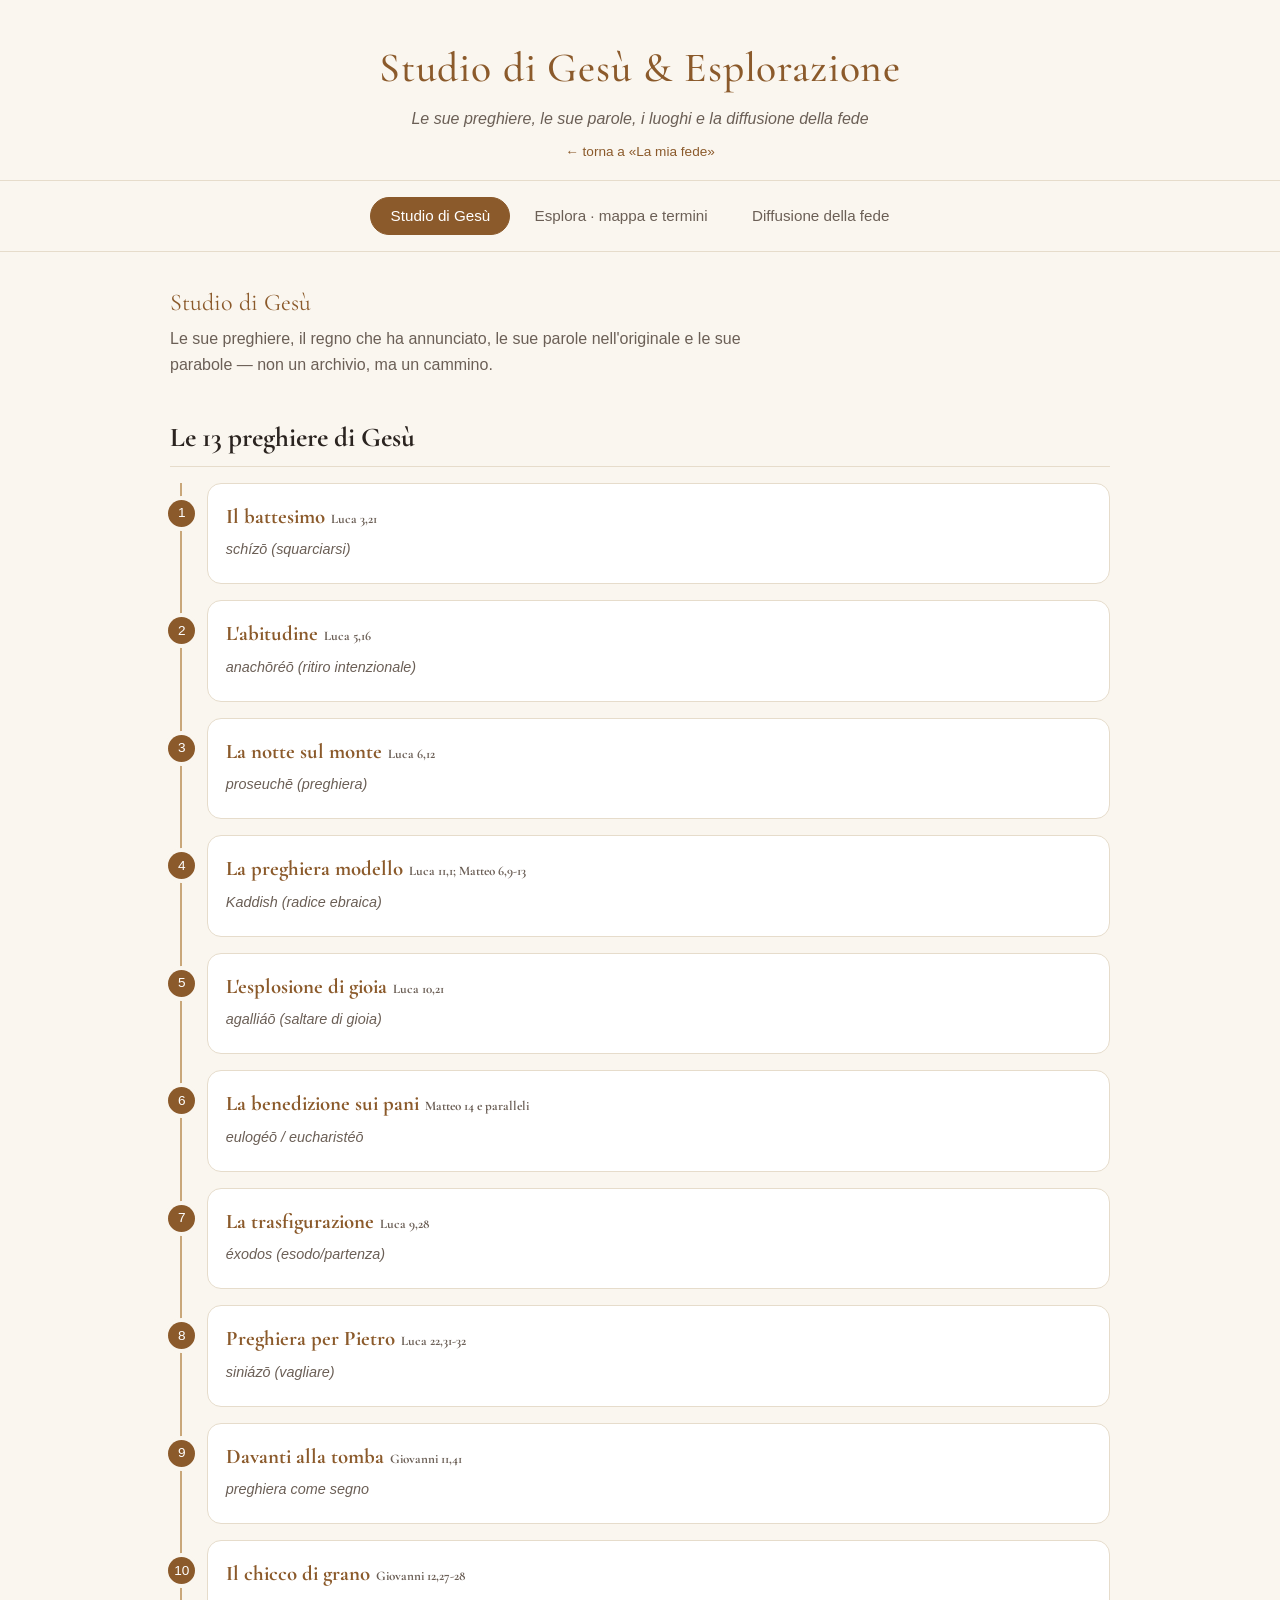
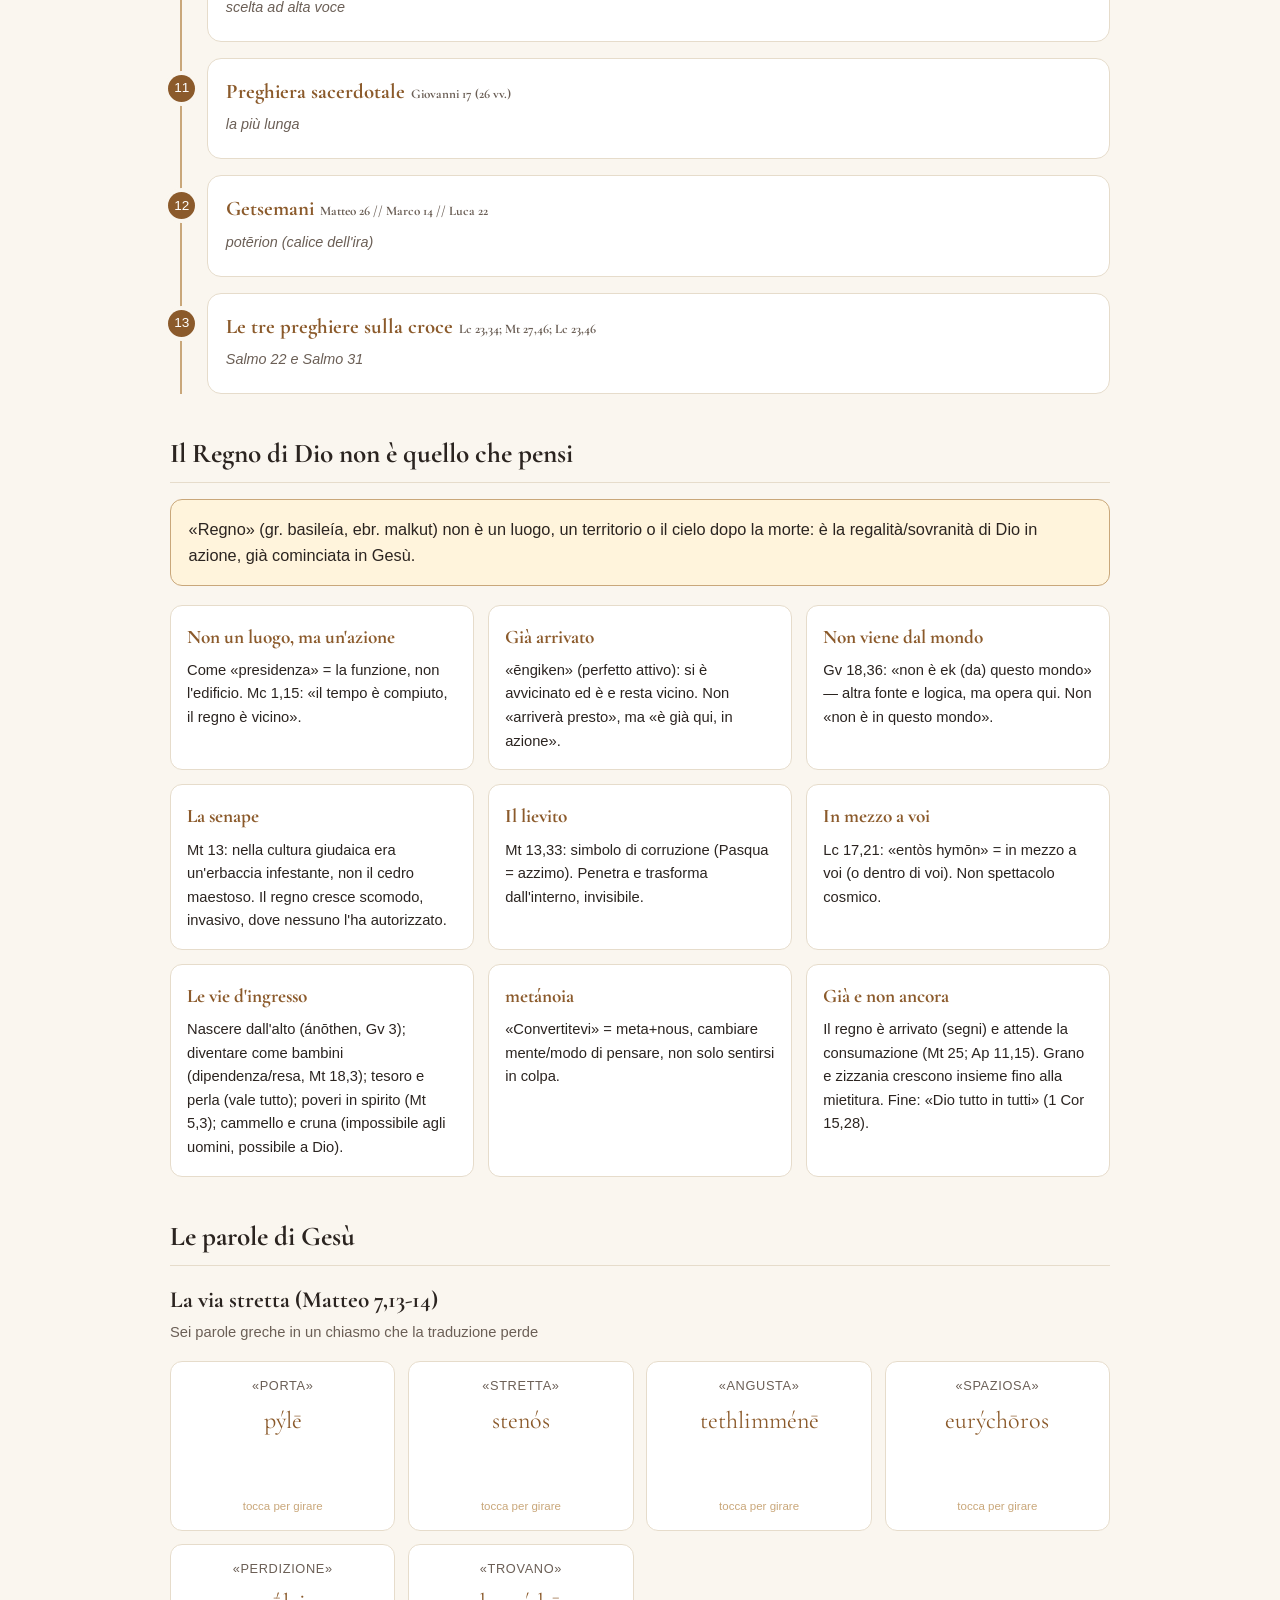
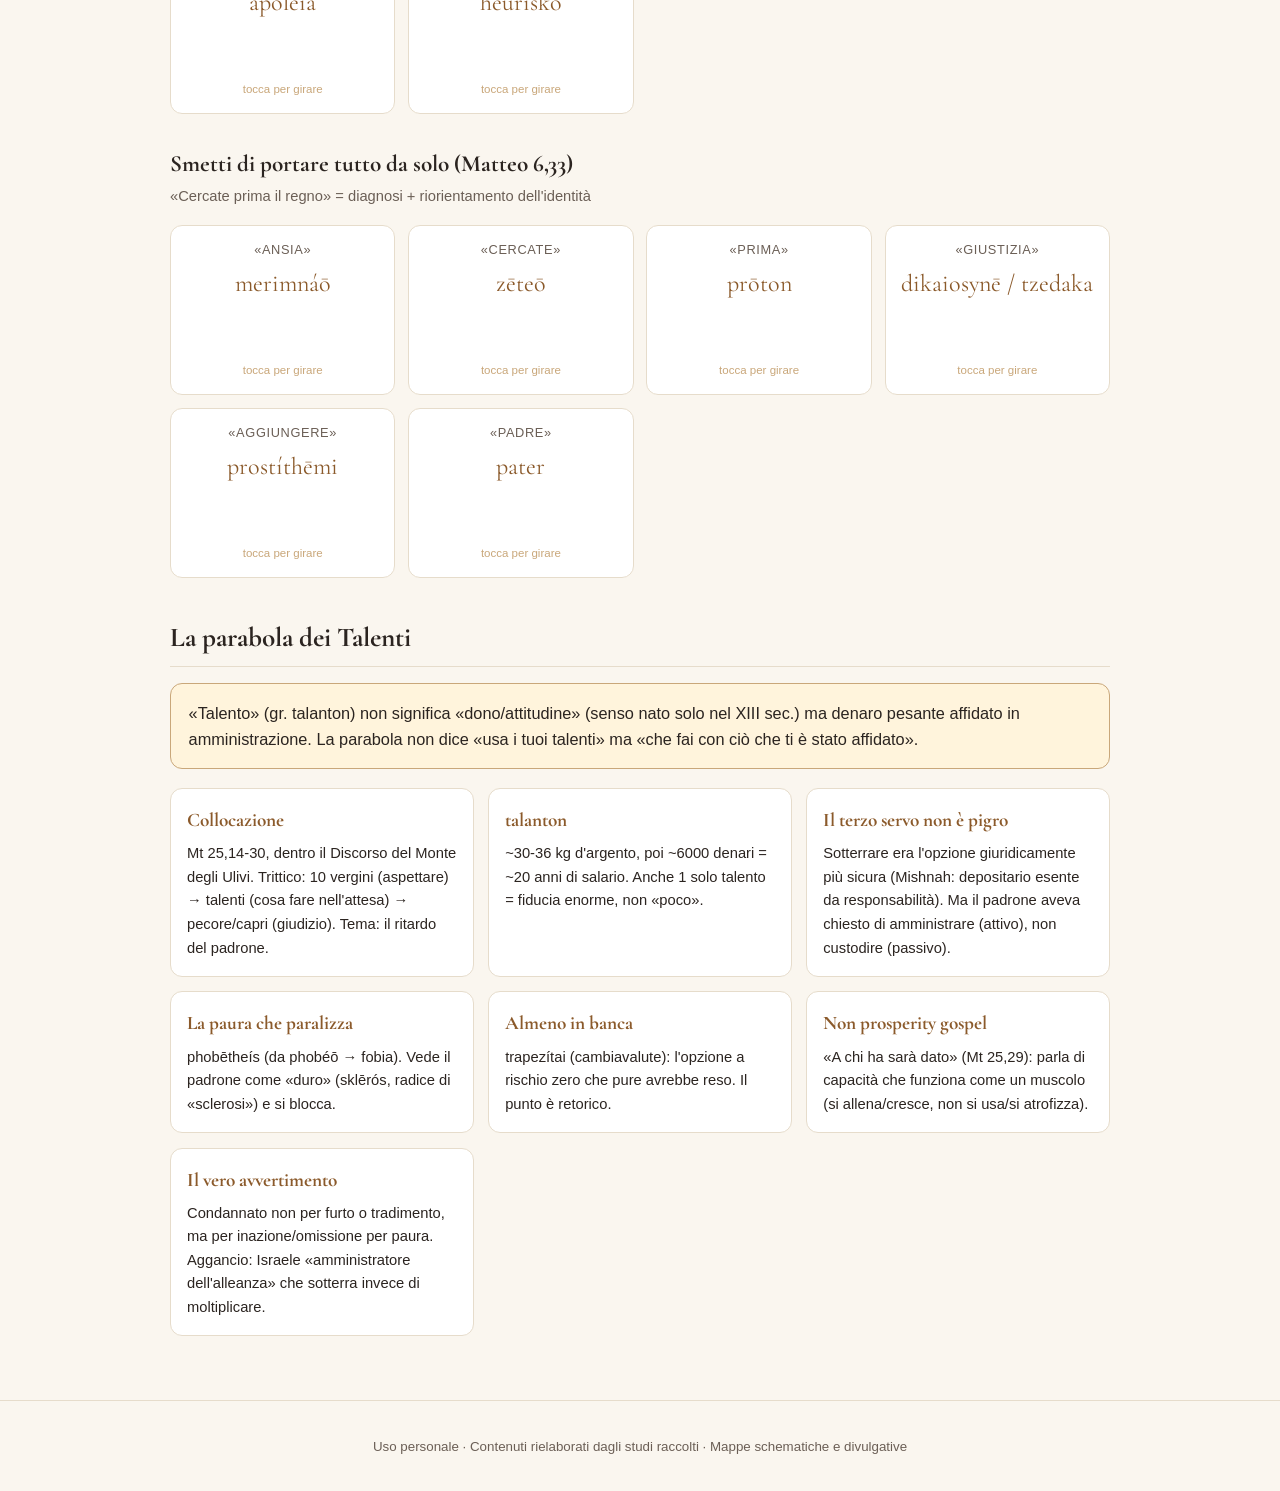
<file: studio/index.html>
<!DOCTYPE html>
<html lang="it">
<head>
  <meta charset="UTF-8" />
  <meta name="viewport" content="width=device-width, initial-scale=1.0" />
  <title>La mia fede · Studio di Gesù ed Esplorazione</title>
  <link rel="stylesheet" href="studio.css" />
</head>
<body>
  <header class="site-header">
    <h1>Studio di Gesù &amp; Esplorazione</h1>
    <p class="subtitle">Le sue preghiere, le sue parole, i luoghi e la diffusione della fede</p>
    <a class="backlink" href="../index.html">← torna a «La mia fede»</a>
  </header>

  <nav class="tabs" role="tablist">
    <button class="tab active" data-tab="gesu" role="tab">Studio di Gesù</button>
    <button class="tab" data-tab="esplora" role="tab">Esplora · mappa e termini</button>
    <button class="tab" data-tab="diffusione" role="tab">Diffusione della fede</button>
  </nav>

  <main class="content">
    <section id="gesu" class="panel active"></section>
    <section id="esplora" class="panel"></section>
    <section id="diffusione" class="panel"></section>
  </main>

  <footer class="site-footer">
    <small>Uso personale · Contenuti rielaborati dagli studi raccolti · Mappe schematiche e divulgative</small>
  </footer>

  <script src="studio-data.js"></script>
  <script src="studio.js"></script>
</body>
</html>
</file>
<file: studio/studio.css>
/* ============================================================
   La mia fede — Studio di Gesù + Esplorazione (standalone)
   Riusa le variabili-tema della piattaforma principale.
   ============================================================ */
@import url('https://fonts.googleapis.com/css2?family=Cormorant+Garamond:wght@400;500;600&display=swap');

:root {
  --bg: #faf6ef;
  --bg-elev: #ffffff;
  --ink: #2b2420;
  --ink-soft: #6b5f56;
  --accent: #8b5a2b;
  --accent-soft: #c9a77a;
  --line: #e6dccb;
  --highlight: #fff4dc;
  --serif: 'Cormorant Garamond', 'Georgia', 'Times New Roman', serif;
  --sans: -apple-system, 'Helvetica Neue', Arial, sans-serif;
  --map-bg: #20303a;
  --map-line: rgba(255,255,255,0.10);
}

* { box-sizing: border-box; }

body {
  margin: 0;
  background: var(--bg);
  color: var(--ink);
  font-family: var(--sans);
  line-height: 1.6;
}

/* Header */
.site-header {
  text-align: center;
  padding: 2.2rem 1rem 1rem;
  border-bottom: 1px solid var(--line);
}
.site-header h1 {
  font-family: var(--serif);
  font-size: 2.6rem;
  font-weight: 500;
  margin: 0;
  color: var(--accent);
  letter-spacing: 0.02em;
}
.subtitle { margin: 0.25rem 0 0; color: var(--ink-soft); font-style: italic; }
.backlink { display:inline-block; margin-top:.6rem; font-size:.85rem; color:var(--accent); text-decoration:none; }
.backlink:hover { text-decoration: underline; }

/* Tabs */
.tabs {
  display: flex; justify-content: center; flex-wrap: wrap; gap: .25rem;
  padding: 1rem; background: var(--bg);
  position: sticky; top: 0; z-index: 20; border-bottom: 1px solid var(--line);
}
.tab {
  background: transparent; border: 1px solid transparent;
  padding: .6rem 1.2rem; font-size: .95rem; font-family: var(--sans);
  color: var(--ink-soft); cursor: pointer; border-radius: 999px; transition: all .2s ease;
}
.tab:hover { color: var(--ink); background: var(--bg-elev); }
.tab.active { background: var(--accent); color: #fff; border-color: var(--accent); }

/* Layout */
.content { max-width: 980px; margin: 0 auto; padding: 2rem 1.25rem 4rem; }
.panel { display: none; animation: fade .3s ease; }
.panel.active { display: block; }
@keyframes fade { from { opacity: 0; transform: translateY(6px); } to { opacity: 1; transform: none; } }

.section-intro { font-family: var(--serif); font-size: 1.5rem; color: var(--accent); margin: 0 0 .25rem; }
.section-lead { color: var(--ink-soft); margin: 0 0 1.6rem; max-width: 70ch; }
h3.block-title {
  font-family: var(--serif); font-size: 1.7rem; color: var(--ink);
  margin: 2.4rem 0 1rem; border-bottom: 1px solid var(--line); padding-bottom: .4rem;
}

/* Cammino preghiere (timeline) */
.cammino { position: relative; margin-left: .6rem; padding-left: 1.6rem; border-left: 2px solid var(--accent-soft); }
.tappa {
  position: relative; background: var(--bg-elev); border: 1px solid var(--line);
  border-radius: 14px; padding: 1rem 1.1rem; margin-bottom: 1rem; cursor: pointer;
  transition: box-shadow .2s ease, transform .15s ease;
}
.tappa:hover { box-shadow: 0 6px 18px rgba(139,90,43,.12); transform: translateY(-2px); }
.tappa::before {
  content: attr(data-n); position: absolute; left: -2.5rem; top: 1rem;
  width: 1.7rem; height: 1.7rem; border-radius: 50%;
  background: var(--accent); color: #fff; font-size: .85rem;
  display: flex; align-items: center; justify-content: center; box-shadow: 0 0 0 4px var(--bg);
}
.tappa h4 { margin: 0; font-family: var(--serif); font-size: 1.3rem; color: var(--accent); }
.tappa .rif { font-size: .82rem; color: var(--ink-soft); margin-left: .4rem; }
.tappa .parola { display: inline-block; margin: .35rem 0; font-style: italic; color: var(--ink-soft); font-size: .9rem; }
.tappa .testo { display: none; margin-top: .5rem; }
.tappa.open .testo { display: block; }

/* Card grid (regno, talenti, luoghi) */
.cardgrid { display: grid; grid-template-columns: repeat(auto-fill, minmax(230px,1fr)); gap: .9rem; }
.infocard { background: var(--bg-elev); border: 1px solid var(--line); border-radius: 12px; padding: 1rem; }
.infocard h5 { margin: 0 0 .4rem; font-family: var(--serif); font-size: 1.2rem; color: var(--accent); }
.infocard p { margin: 0; font-size: .92rem; color: var(--ink); }
.thesis { background: var(--highlight); border: 1px solid var(--accent-soft); border-radius: 12px; padding: 1rem 1.1rem; margin-bottom: 1.2rem; font-size: 1.02rem; }

/* Word-study (parole di Gesù) */
.wordstudy { margin-bottom: 2rem; }
.wordstudy > h4 { font-family: var(--serif); font-size: 1.45rem; color: var(--ink); margin: 0 0 .15rem; }
.wordstudy > .sub { color: var(--ink-soft); font-size: .92rem; margin: 0 0 1rem; }
.flipgrid { display: grid; grid-template-columns: repeat(auto-fill, minmax(180px,1fr)); gap: .8rem; }
.flip { perspective: 1000px; height: 170px; cursor: pointer; }
.flip-inner { position: relative; width: 100%; height: 100%; transition: transform .5s; transform-style: preserve-3d; }
.flip.flipped .flip-inner { transform: rotateY(180deg); }
.flip-face {
  position: absolute; inset: 0; backface-visibility: hidden;
  border-radius: 12px; padding: .9rem; display: flex; flex-direction: column;
  border: 1px solid var(--line); overflow: auto;
}
.flip-front { background: var(--bg-elev); align-items: center; justify-content: center; text-align: center; }
.flip-front .it { font-size: .8rem; color: var(--ink-soft); text-transform: uppercase; letter-spacing: .05em; }
.flip-front .gr { font-family: var(--serif); font-size: 1.5rem; color: var(--accent); margin-top: .3rem; }
.flip-front .hint { margin-top: auto; font-size: .72rem; color: var(--accent-soft); }
.flip-back { background: var(--accent); color: #fff; transform: rotateY(180deg); }
.flip-back p { margin: 0; font-size: .85rem; }

/* Glossario termini */
.filterbar { display: flex; flex-wrap: wrap; gap: .4rem; margin-bottom: 1rem; }
.chip {
  border: 1px solid var(--line); background: var(--bg-elev); color: var(--ink-soft);
  border-radius: 999px; padding: .35rem .85rem; font-size: .82rem; cursor: pointer;
}
.chip.active { background: var(--accent); color: #fff; border-color: var(--accent); }
.term { background: var(--bg-elev); border: 1px solid var(--line); border-radius: 12px; padding: .9rem 1rem; }
.term .head { display: flex; align-items: baseline; gap: .5rem; flex-wrap: wrap; }
.term .w { font-family: var(--serif); font-size: 1.35rem; color: var(--accent); }
.term .lang { font-size: .72rem; text-transform: uppercase; letter-spacing: .05em; color: #fff; background: var(--accent-soft); border-radius: 999px; padding: .1rem .55rem; }
.term .trad { font-style: italic; color: var(--ink-soft); font-size: .9rem; margin: .15rem 0 .4rem; }
.term .sp { font-size: .9rem; margin: 0; }
.term .mod { display:inline-block; margin-top:.5rem; font-size:.72rem; color: var(--accent); }

/* Mappe (SVG) */
.mapwrap {
  position: relative; background: var(--map-bg); border-radius: 16px;
  overflow: hidden; border: 1px solid #16242c; box-shadow: inset 0 0 80px rgba(0,0,0,.35);
}
.mapwrap svg { display: block; width: 100%; height: auto; }
.graticule { stroke: var(--map-line); stroke-width: 1; fill: none; }
.landblob { fill: rgba(201,167,122,0.10); stroke: rgba(201,167,122,0.18); stroke-width: 1; }
.region-label { fill: rgba(255,255,255,0.28); font-family: var(--serif); font-size: 13px; }
.route { fill: none; stroke-width: 2; opacity: .55; stroke-linecap: round; }
.route.animate { stroke-dasharray: 6 8; animation: dash 1.2s linear infinite; }
@keyframes dash { to { stroke-dashoffset: -28; } }
.node { cursor: pointer; }
.node circle.dot { transition: r .15s ease; }
.node:hover circle.dot { r: 8; }
.node text { fill: #f3ead9; font-size: 11px; font-family: var(--sans); pointer-events: none; paint-order: stroke; stroke: rgba(0,0,0,.55); stroke-width: 3px; }
.node .pulse { fill: none; }

/* Info panel laterale per le mappe */
.mappanel {
  background: var(--bg-elev); border: 1px solid var(--line); border-radius: 14px;
  padding: 1.1rem 1.2rem; margin-top: 1rem; min-height: 90px;
}
.mappanel .ph { color: var(--ink-soft); font-style: italic; }
.mappanel h5 { margin: 0 0 .15rem; font-family: var(--serif); font-size: 1.4rem; color: var(--accent); }
.mappanel .meta { font-size: .82rem; color: var(--ink-soft); margin-bottom: .5rem; }
.mappanel .meta b { color: var(--ink); }
.mappanel p { margin: 0; }

.legend { display: flex; flex-wrap: wrap; gap: .8rem; margin: .9rem 0 0; }
.legend .it { display: flex; align-items: center; gap: .4rem; font-size: .85rem; cursor: pointer; opacity: .55; }
.legend .it.on { opacity: 1; }
.legend .sw { width: 14px; height: 14px; border-radius: 4px; }

.note { font-size: .78rem; color: var(--ink-soft); margin-top: .6rem; font-style: italic; }

.site-footer { text-align: center; padding: 2rem 1rem; color: var(--ink-soft); border-top: 1px solid var(--line); }

@media (max-width: 600px) {
  .site-header h1 { font-size: 2.1rem; }
  .node text { font-size: 9px; }
}
</file>
